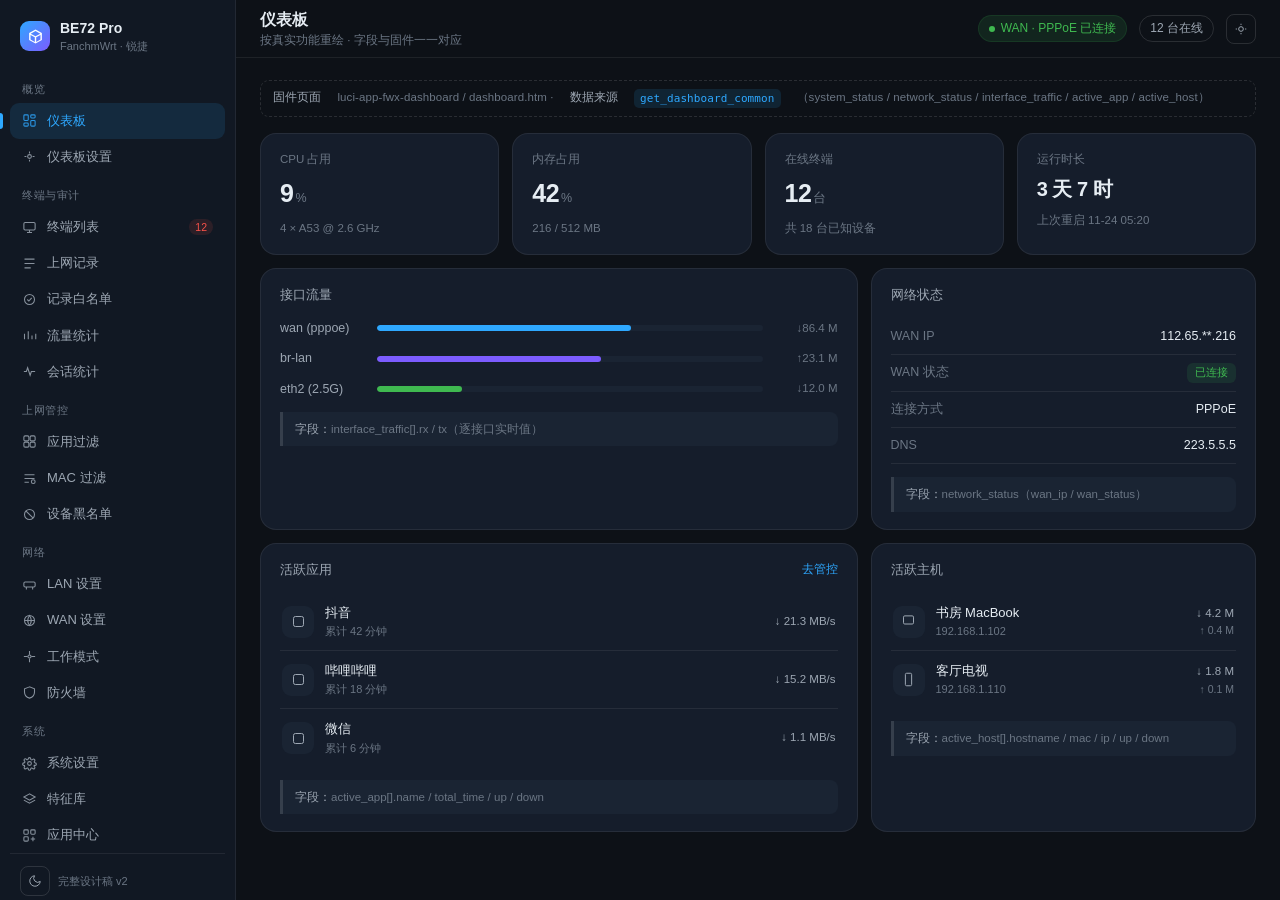
<file: docs/ui-redesign.html>
<!DOCTYPE html>
<html lang="zh-CN" data-theme="dark">
<head>
<meta charset="UTF-8">
<meta name="viewport" content="width=device-width, initial-scale=1.0">
<title>BE72 Pro 管理界面 · 完整设计稿 v2（按真实功能）</title>
<style>
:root{
  --bg:#0d1117; --bg2:#111823; --panel:#151d2b; --panel2:#1a2433;
  --line:rgba(255,255,255,.07); --line2:rgba(255,255,255,.12);
  --text:#e6edf3; --text2:#9da7b3; --text3:#6b7684;
  --accent:#2ea8ff; --accent-soft:rgba(46,168,255,.12);
  --ok:#3fb950; --ok-soft:rgba(63,185,80,.12);
  --warn:#d29922; --warn-soft:rgba(210,153,34,.12);
  --bad:#f85149; --bad-soft:rgba(248,81,73,.12);
  --r-lg:16px; --r-md:12px;
  --ease:cubic-bezier(.32,.72,.24,1);
}
[data-theme="light"]{
  --bg:#f4f6f9; --bg2:#eef1f5; --panel:#fff; --panel2:#f8fafc;
  --line:rgba(15,23,42,.08); --line2:rgba(15,23,42,.14);
  --text:#0f172a; --text2:#5b6675; --text3:#8a94a3;
  --accent:#0a7cff; --accent-soft:rgba(10,124,255,.08);
  --ok:#1a7f37; --ok-soft:rgba(26,127,55,.08);
  --warn:#9a6700; --warn-soft:rgba(154,103,0,.08);
  --bad:#cf222e; --bad-soft:rgba(207,34,46,.08);
}
*{margin:0;padding:0;box-sizing:border-box}
body{font-family:-apple-system,BlinkMacSystemFont,"PingFang SC","HarmonyOS Sans SC","Microsoft YaHei",sans-serif;
  background:var(--bg);color:var(--text);font-size:14px;line-height:1.55;-webkit-font-smoothing:antialiased;overflow:hidden}
.app{display:grid;grid-template-columns:236px 1fr;height:100vh}
.sidebar{background:var(--bg2);border-right:1px solid var(--line);display:flex;flex-direction:column;padding:16px 10px;overflow-y:auto}
.brand{display:flex;align-items:center;gap:10px;padding:2px 10px 14px}
.brand .logo{width:30px;height:30px;border-radius:9px;display:grid;place-items:center;background:linear-gradient(135deg,#2ea8ff,#7c5cff);flex-shrink:0}
.brand .logo svg{width:17px;height:17px;fill:#fff}
.brand .name{font-size:14px;font-weight:600}
.brand .model{font-size:11px;color:var(--text3);margin-top:-2px}
.nav-group{font-size:11px;color:var(--text3);padding:12px 12px 5px;letter-spacing:.5px}
.nav-item{display:flex;align-items:center;gap:10px;padding:8px 12px;border-radius:9px;color:var(--text2);
  cursor:pointer;position:relative;font-size:13px;transition:background .15s,color .15s;user-select:none}
.nav-item svg{width:15px;height:15px;fill:none;stroke:currentColor;stroke-width:1.7;flex-shrink:0;opacity:.85}
.nav-item:hover{background:var(--panel);color:var(--text)}
.nav-item.active{background:var(--accent-soft);color:var(--accent);font-weight:500}
.nav-item.active::before{content:"";position:absolute;left:-10px;top:50%;transform:translateY(-50%);
  width:3px;height:16px;border-radius:0 3px 3px 0;background:var(--accent)}
.nav-item .badge{margin-left:auto;font-size:10.5px;padding:0 6px;border-radius:99px;background:var(--bad-soft);color:var(--bad)}
.sidebar .foot{margin-top:auto;padding:12px 10px 0;border-top:1px solid var(--line);display:flex;gap:8px;align-items:center;flex-shrink:0}
.main{display:flex;flex-direction:column;overflow:hidden}
.topbar{height:58px;display:flex;align-items:center;gap:12px;padding:0 24px;border-bottom:1px solid var(--line);flex-shrink:0}
.topbar h1{font-size:15.5px;font-weight:600}
.topbar .sub{font-size:11.5px;color:var(--text3)}
.pill{display:inline-flex;align-items:center;gap:6px;font-size:12px;padding:3px 10px;border-radius:99px;border:1px solid var(--line2);color:var(--text2)}
.pill .dot{width:6px;height:6px;border-radius:99px;background:var(--ok)}
.pill.ok{color:var(--ok);border-color:var(--ok-soft);background:var(--ok-soft)}
.spacer{flex:1}
.theme-btn{width:30px;height:30px;border-radius:8px;border:1px solid var(--line2);background:transparent;color:var(--text2);cursor:pointer;display:grid;place-items:center}
.theme-btn:hover{color:var(--text)}
.theme-btn svg{width:14px;height:14px;fill:none;stroke:currentColor;stroke-width:1.7}
.ver{font-size:11px;color:var(--text3)}
.content{flex:1;overflow-y:auto;padding:22px 24px 44px}
.view{display:none}
.view.active{display:block;animation:fadeUp .2s var(--ease)}
@keyframes fadeUp{from{opacity:0;transform:translateY(7px)}to{opacity:1;transform:none}}
.corr{display:flex;flex-wrap:wrap;gap:8px 16px;font-size:11.5px;color:var(--text3);
  border:1px dashed var(--line2);border-radius:9px;padding:8px 12px;margin-bottom:16px;letter-spacing:.1px}
.corr b{color:var(--text2);font-weight:500}
.corr code{font-family:ui-monospace,SFMono-Regular,Menlo,monospace;font-size:11px;color:var(--accent);
  background:var(--accent-soft);padding:1px 6px;border-radius:5px}
.grid{display:grid;gap:13px}
.g4{grid-template-columns:repeat(4,1fr)} .g3{grid-template-columns:repeat(3,1fr)} .g2{grid-template-columns:repeat(2,1fr)}
.col-2{display:grid;grid-template-columns:1.55fr 1fr;gap:13px}
.card{background:var(--panel);border:1px solid var(--line);border-radius:var(--r-lg);padding:17px 19px;transition:border-color .15s}
.card:hover{border-color:var(--line2)}
.card h3{font-size:12.5px;font-weight:500;color:var(--text2);margin-bottom:13px;display:flex;align-items:center;gap:8px}
.card h3 .more{margin-left:auto;font-size:11.5px;color:var(--accent);cursor:pointer;font-weight:400}
.kpi{font-size:25px;font-weight:600;letter-spacing:-.5px;font-variant-numeric:tabular-nums}
.kpi small{font-size:12.5px;color:var(--text3);font-weight:400;margin-left:2px}
.kpi-label{font-size:11.5px;color:var(--text3);margin-bottom:5px}
.sub-text{font-size:11.5px;color:var(--text3);margin-top:7px}
.bars{display:flex;flex-direction:column;gap:11px}
.bar-row{display:flex;align-items:center;gap:11px;font-size:12.5px}
.bar-row .nm{width:86px;flex-shrink:0;color:var(--text2);white-space:nowrap;overflow:hidden;text-overflow:ellipsis}
.bar-row .track{flex:1;height:6px;background:var(--panel2);border-radius:99px;overflow:hidden}
.bar-row .fill{height:100%;border-radius:99px;background:var(--accent);transform-origin:left;animation:grow .45s var(--ease) backwards}
@keyframes grow{from{transform:scaleX(0)}to{transform:scaleX(1)}}
.bar-row .val{width:64px;text-align:right;color:var(--text3);font-size:11.5px;font-variant-numeric:tabular-nums}
.dev-row{display:flex;align-items:center;gap:11px;padding:10px 2px;border-bottom:1px solid var(--line)}
.dev-row:last-child{border-bottom:none}
.dev-ico{width:32px;height:32px;border-radius:9px;background:var(--panel2);display:grid;place-items:center;flex-shrink:0}
.dev-ico svg{width:15px;height:15px;fill:none;stroke:var(--text2);stroke-width:1.6}
.dev-main{min-width:0}
.dev-main .nm{font-size:13px;font-weight:500;white-space:nowrap;overflow:hidden;text-overflow:ellipsis}
.dev-main .meta{font-size:11px;color:var(--text3);font-variant-numeric:tabular-nums}
.dev-traffic{text-align:right;font-size:11.5px;color:var(--text2);font-variant-numeric:tabular-nums;margin-left:auto}
.dev-traffic small{display:block;color:var(--text3);font-size:10.5px}
.status-dot{width:7px;height:7px;border-radius:99px;background:var(--ok);flex-shrink:0}
.status-dot.off{background:var(--text3)}
.tbl{width:100%;border-collapse:collapse;font-size:12.5px}
.tbl th{text-align:left;font-weight:500;font-size:11.5px;color:var(--text3);padding:0 9px 9px;border-bottom:1px solid var(--line)}
.tbl td{padding:10px 9px;border-bottom:1px solid var(--line);color:var(--text2)}
.tbl tr:last-child td{border-bottom:none}
.tbl tbody tr:hover{background:var(--panel2)}
.tag{display:inline-block;font-size:11px;padding:1px 8px;border-radius:6px;background:var(--panel2);color:var(--text2);white-space:nowrap}
.tag.blue{background:var(--accent-soft);color:var(--accent)}
.tag.green{background:var(--ok-soft);color:var(--ok)}
.tag.red{background:var(--bad-soft);color:var(--bad)}
.tag.amber{background:var(--warn-soft);color:var(--warn)}
.switch{position:relative;width:36px;height:21px;flex-shrink:0;cursor:pointer}
.switch input{display:none}
.switch .sl{position:absolute;inset:0;border-radius:99px;background:var(--panel2);border:1px solid var(--line2);transition:.18s}
.switch .sl::after{content:"";position:absolute;top:2px;left:2px;width:15px;height:15px;border-radius:99px;background:var(--text3);transition:.18s var(--ease)}
.switch input:checked + .sl{background:var(--accent);border-color:var(--accent)}
.switch input:checked + .sl::after{transform:translateX(15px);background:#fff}
.btn{display:inline-flex;align-items:center;gap:6px;padding:6px 13px;border-radius:8px;font-size:12.5px;
  border:1px solid var(--line2);background:transparent;color:var(--text);cursor:pointer;transition:.15s;font-family:inherit}
.btn:hover{border-color:var(--text3);background:var(--panel2)}
.btn.primary{background:var(--accent);border-color:var(--accent);color:#fff;font-weight:500}
.btn.primary:hover{filter:brightness(1.08)}
.btn.danger{color:var(--bad);border-color:var(--bad-soft)}
.btn svg{width:13px;height:13px;fill:none;stroke:currentColor;stroke-width:1.8}
.tabs{display:inline-flex;gap:3px;background:var(--panel);border:1px solid var(--line);border-radius:10px;padding:3px;margin-bottom:15px}
.tab{padding:5px 13px;border-radius:7px;font-size:12px;color:var(--text2);cursor:pointer;transition:.15s;user-select:none}
.tab:hover{color:var(--text)}
.tab.active{background:var(--panel2);color:var(--text);font-weight:500}
.form-grid{display:grid;grid-template-columns:150px 1fr;gap:13px 16px;align-items:center;font-size:13px}
.form-grid label{color:var(--text2);font-size:12.5px;text-align:right}
.inp{width:100%;padding:7px 11px;border-radius:8px;border:1px solid var(--line2);background:var(--bg2);
  color:var(--text);font-size:13px;font-family:inherit;transition:.15s}
.inp:focus{outline:none;border-color:var(--accent);box-shadow:0 0 0 3px var(--accent-soft)}
.hint{font-size:11.5px;color:var(--text3);background:var(--panel2);border-left:3px solid var(--line2);
  border-radius:0 8px 8px 0;padding:8px 12px;margin-top:13px;line-height:1.6}
.hint b{color:var(--text2);font-weight:500}
.drawer-mask{position:fixed;inset:0;background:rgba(0,0,0,.5);opacity:0;pointer-events:none;transition:.2s;z-index:40}
.drawer-mask.open{opacity:1;pointer-events:auto}
.drawer{position:fixed;top:0;right:0;bottom:0;width:430px;max-width:92vw;background:var(--panel);
  border-left:1px solid var(--line2);transform:translateX(100%);transition:transform .24s var(--ease);z-index:41;display:flex;flex-direction:column}
.drawer.open{transform:none}
.drawer-hd{padding:18px 20px;border-bottom:1px solid var(--line);display:flex;align-items:center;gap:11px}
.drawer-bd{padding:18px 20px;overflow-y:auto;flex:1;display:flex;flex-direction:column;gap:16px}
.kv{display:flex;justify-content:space-between;font-size:12.5px;padding:8px 0;border-bottom:1px solid var(--line)}
.kv:last-child{border:none}
.kv span:first-child{color:var(--text3)}
.close-x{margin-left:auto;width:28px;height:28px;border-radius:7px;border:1px solid var(--line);background:transparent;color:var(--text2);cursor:pointer;display:grid;place-items:center}
@media(max-width:1150px){
  .app{grid-template-columns:62px 1fr}
  .brand .name,.brand .model,.nav-group,.nav-item span,.ver{display:none}
  .nav-item{justify-content:center;padding:10px}.nav-item.active::before{display:none}
  .g4{grid-template-columns:repeat(2,1fr)}.col-2{grid-template-columns:1fr}.g3{grid-template-columns:1fr}
}
</style>
</head>
<body>
<div class="app">
<aside class="sidebar">
  <div class="brand">
    <div class="logo"><svg viewBox="0 0 24 24"><path d="M12 2 3 7v10l9 5 9-5V7l-9-5zm0 2.3L18.8 8 12 11.7 5.2 8 12 4.3zM5 9.8l6 3.4v6.5l-6-3.4V9.8zm8 9.9v-6.5l6-3.4v6.5l-6 3.4z"/></svg></div>
    <div><div class="name">BE72 Pro</div><div class="model">FanchmWrt · 锐捷</div></div>
  </div>
  <div class="nav-group">概览</div>
  <div class="nav-item active" data-view="dash"><svg viewBox="0 0 24 24"><rect x="3" y="3" width="7" height="9" rx="1.5"/><rect x="14" y="3" width="7" height="5" rx="1.5"/><rect x="14" y="12" width="7" height="9" rx="1.5"/><rect x="3" y="16" width="7" height="5" rx="1.5"/></svg><span>仪表板</span></div>
  <div class="nav-item" data-view="dashset"><svg viewBox="0 0 24 24"><circle cx="12" cy="12" r="3"/><path d="M4 12h3M17 12h3M12 4v3M12 17v3"/></svg><span>仪表板设置</span></div>
  <div class="nav-group">终端与审计</div>
  <div class="nav-item" data-view="users"><svg viewBox="0 0 24 24"><rect x="3" y="4" width="18" height="12" rx="2"/><path d="M8 20h8M12 16v4"/></svg><span>终端列表</span><span class="badge">12</span></div>
  <div class="nav-item" data-view="records"><svg viewBox="0 0 24 24"><path d="M4 5h16M4 12h16M4 19h10"/></svg><span>上网记录</span></div>
  <div class="nav-item" data-view="rwhitelist"><svg viewBox="0 0 24 24"><circle cx="12" cy="12" r="8"/><path d="m8.5 12 2.5 2.5 4.5-5"/></svg><span>记录白名单</span></div>
  <div class="nav-item" data-view="traffic"><svg viewBox="0 0 24 24"><path d="M4 18V9M10 18V5M16 18v-6M22 18v-9"/></svg><span>流量统计</span></div>
  <div class="nav-item" data-view="session"><svg viewBox="0 0 24 24"><path d="M3 12h4l2-6 4 12 2-6h6"/></svg><span>会话统计</span></div>
  <div class="nav-group">上网管控</div>
  <div class="nav-item" data-view="appfilter"><svg viewBox="0 0 24 24"><rect x="3" y="3" width="8" height="8" rx="2"/><rect x="13" y="3" width="8" height="8" rx="2"/><rect x="3" y="13" width="8" height="8" rx="2"/><rect x="13" y="13" width="8" height="8" rx="2"/></svg><span>应用过滤</span></div>
  <div class="nav-item" data-view="macfilter"><svg viewBox="0 0 24 24"><path d="M4 6h16M4 12h16M4 18h7"/><circle cx="18" cy="17" r="3"/></svg><span>MAC 过滤</span></div>
  <div class="nav-item" data-view="blacklist"><svg viewBox="0 0 24 24"><circle cx="12" cy="12" r="8"/><path d="m6.5 6.5 11 11"/></svg><span>设备黑名单</span></div>
  <div class="nav-group">网络</div>
  <div class="nav-item" data-view="lan"><svg viewBox="0 0 24 24"><rect x="3" y="8" width="18" height="8" rx="2"/><path d="M7 16v4M17 16v4"/></svg><span>LAN 设置</span></div>
  <div class="nav-item" data-view="wan"><svg viewBox="0 0 24 24"><circle cx="12" cy="12" r="8"/><path d="M4 12h16M12 4a14 14 0 0 1 0 16 14 14 0 0 1 0-16z"/></svg><span>WAN 设置</span></div>
  <div class="nav-item" data-view="workmode"><svg viewBox="0 0 24 24"><path d="M12 3v6M12 15v6M3 12h6M15 12h6"/><circle cx="12" cy="12" r="2.5"/></svg><span>工作模式</span></div>
  <div class="nav-item" data-view="firewall"><svg viewBox="0 0 24 24"><path d="M12 3 4 6v5c0 5 3.4 8.6 8 10 4.6-1.4 8-5 8-10V6l-8-3z"/></svg><span>防火墙</span></div>
  <div class="nav-group">系统</div>
  <div class="nav-item" data-view="system"><svg viewBox="0 0 24 24"><circle cx="12" cy="12" r="3"/><path d="M19.4 15a1.7 1.7 0 0 0 .3 1.9l.1.1a2 2 0 1 1-2.8 2.8l-.1-.1a1.7 1.7 0 0 0-2.9 1.2 2 2 0 1 1-4 0 1.7 1.7 0 0 0-2.9-1.2l-.1.1a2 2 0 1 1-2.8-2.8l.1-.1A1.7 1.7 0 0 0 3 15a2 2 0 1 1 0-4 1.7 1.7 0 0 0 1.2-2.9l-.1-.1a2 2 0 1 1 2.8-2.8l.1.1A1.7 1.7 0 0 0 10 4.6a2 2 0 1 1 4 0 1.7 1.7 0 0 0 2.9 1.2l.1-.1a2 2 0 1 1 2.8 2.8l-.1.1A1.7 1.7 0 0 0 21 11a2 2 0 1 1 0 4z"/></svg><span>系统设置</span></div>
  <div class="nav-item" data-view="feature"><svg viewBox="0 0 24 24"><path d="M12 3 3 8l9 5 9-5-9-5z"/><path d="m3 13 9 5 9-5"/></svg><span>特征库</span></div>
  <div class="nav-item" data-view="appcenter"><svg viewBox="0 0 24 24"><rect x="3" y="3" width="7" height="7" rx="1.5"/><rect x="14" y="3" width="7" height="7" rx="1.5"/><rect x="3" y="14" width="7" height="7" rx="1.5"/><path d="M17.5 14v7M14 17.5h7"/></svg><span>应用中心</span></div>
  <div class="foot">
    <button class="theme-btn" onclick="toggleTheme()" title="明暗切换"><svg id="ico-theme" viewBox="0 0 24 24"><path d="M21 12.8A9 9 0 1 1 11.2 3 7 7 0 0 0 21 12.8z"/></svg></button>
    <span class="ver">完整设计稿 v2</span>
  </div>
</aside>

<div class="main">
  <header class="topbar">
    <div><h1 id="pg-title">仪表板</h1><div class="sub" id="pg-sub">按真实功能重绘 · 字段与固件一一对应</div></div>
    <div class="spacer"></div>
    <span class="pill ok"><span class="dot"></span>WAN · PPPoE 已连接</span>
    <span class="pill">12 台在线</span>
    <button class="theme-btn" onclick="toggleTheme()"><svg viewBox="0 0 24 24"><circle cx="12" cy="12" r="4"/><path d="M12 3v2M12 19v2M3 12h2M19 12h2"/></svg></button>
  </header>

  <div class="content">

  <section class="view active" id="v-dash">
    <div class="corr"><b>固件页面</b> luci-app-fwx-dashboard / dashboard.htm · <b>数据来源</b> <code>get_dashboard_common</code>（system_status / network_status / interface_traffic / active_app / active_host）</div>
    <div class="grid g4" style="margin-bottom:13px">
      <div class="card"><div class="kpi-label">CPU 占用</div><div class="kpi">9<small>%</small></div><div class="sub-text">4 × A53 @ 2.6 GHz</div></div>
      <div class="card"><div class="kpi-label">内存占用</div><div class="kpi">42<small>%</small></div><div class="sub-text">216 / 512 MB</div></div>
      <div class="card"><div class="kpi-label">在线终端</div><div class="kpi">12<small>台</small></div><div class="sub-text">共 18 台已知设备</div></div>
      <div class="card"><div class="kpi-label">运行时长</div><div class="kpi" style="font-size:20px">3 天 7 时</div><div class="sub-text">上次重启 11-24 05:20</div></div>
    </div>
    <div class="col-2" style="margin-bottom:13px">
      <div class="card">
        <h3>接口流量</h3>
        <div class="bars">
          <div class="bar-row"><span class="nm">wan (pppoe)</span><div class="track"><div class="fill" style="width:66%"></div></div><span class="val">↓86.4 M</span></div>
          <div class="bar-row"><span class="nm">br-lan</span><div class="track"><div class="fill" style="width:58%;background:#7c5cff"></div></div><span class="val">↑23.1 M</span></div>
          <div class="bar-row"><span class="nm">eth2 (2.5G)</span><div class="track"><div class="fill" style="width:22%;background:#3fb950"></div></div><span class="val">↓12.0 M</span></div>
        </div>
        <div class="hint"><b>字段：</b>interface_traffic[].rx / tx（逐接口实时值）</div>
      </div>
      <div class="card">
        <h3>网络状态</h3>
        <div class="kv"><span>WAN IP</span><span>112.65.**.216</span></div>
        <div class="kv"><span>WAN 状态</span><span class="tag green">已连接</span></div>
        <div class="kv"><span>连接方式</span><span>PPPoE</span></div>
        <div class="kv"><span>DNS</span><span>223.5.5.5</span></div>
        <div class="hint"><b>字段：</b>network_status（wan_ip / wan_status）</div>
      </div>
    </div>
    <div class="col-2">
      <div class="card">
        <h3>活跃应用 <span class="more" onclick="go('appfilter')">去管控</span></h3>
        <div class="dev-list">
          <div class="dev-row"><div class="dev-ico"><svg viewBox="0 0 24 24"><rect x="4" y="4" width="16" height="16" rx="3"/></svg></div><div class="dev-main"><div class="nm">抖音</div><div class="meta">累计 42 分钟</div></div><div class="dev-traffic">↓ 21.3 MB/s</div></div>
          <div class="dev-row"><div class="dev-ico"><svg viewBox="0 0 24 24"><rect x="4" y="4" width="16" height="16" rx="3"/></svg></div><div class="dev-main"><div class="nm">哔哩哔哩</div><div class="meta">累计 18 分钟</div></div><div class="dev-traffic">↓ 15.2 MB/s</div></div>
          <div class="dev-row"><div class="dev-ico"><svg viewBox="0 0 24 24"><rect x="4" y="4" width="16" height="16" rx="3"/></svg></div><div class="dev-main"><div class="nm">微信</div><div class="meta">累计 6 分钟</div></div><div class="dev-traffic">↓ 1.1 MB/s</div></div>
        </div>
        <div class="hint"><b>字段：</b>active_app[].name / total_time / up / down</div>
      </div>
      <div class="card">
        <h3>活跃主机</h3>
        <div class="dev-list">
          <div class="dev-row"><div class="dev-ico"><svg viewBox="0 0 24 24"><rect x="4" y="3" width="16" height="13" rx="2"/></svg></div><div class="dev-main"><div class="nm">书房 MacBook</div><div class="meta">192.168.1.102</div></div><div class="dev-traffic">↓ 4.2 M<small>↑ 0.4 M</small></div></div>
          <div class="dev-row"><div class="dev-ico"><svg viewBox="0 0 24 24"><rect x="7" y="2" width="10" height="20" rx="2"/></svg></div><div class="dev-main"><div class="nm">客厅电视</div><div class="meta">192.168.1.110</div></div><div class="dev-traffic">↓ 1.8 M<small>↑ 0.1 M</small></div></div>
        </div>
        <div class="hint"><b>字段：</b>active_host[].hostname / mac / ip / up / down</div>
      </div>
    </div>
  </section>

  <section class="view" id="v-dashset">
    <div class="corr"><b>固件页面</b> luci-app-fwx-dashboard-setting / setting.htm · <b>数据来源</b> <code>get_dashboard_param</code> / <code>set_dashboard_param</code> / <code>get_system_base_info</code></div>
    <div class="col-2">
      <div class="card">
        <h3>监控接口</h3>
        <div class="form-grid">
          <label>流量统计接口</label>
          <select class="inp"><option>wan (pppoe-wan)</option><option>eth2 (2.5G)</option><option>br-lan</option></select>
        </div>
        <div class="hint">固件原文：Configure dashboard monitoring interface / Traffic Statistics Interface。仅影响仪表板的接口流量卡片。</div>
      </div>
      <div class="card">
        <h3>依赖能力</h3>
        <div class="kv"><span>user_session 采集</span><span class="tag">未启用</span></div>
        <div class="kv"><span>无线信息</span><span class="tag green">可用</span></div>
        <div class="hint">对应 <code>get_system_base_info</code> 的 user_session_enable / wireless_support 字段。</div>
      </div>
    </div>
  </section>

  <section class="view" id="v-users">
    <div class="corr"><b>固件页面</b> luci-app-fwx-user / user_status.htm · <b>数据来源</b> <code>get_all_users</code>、<code>get_parental_control_detail</code>、<code>add/del_mac_blacklist</code>、<code>set_nickname</code></div>
    <div style="display:flex;gap:10px;align-items:center;margin-bottom:14px">
      <div class="tabs" style="margin:0"><div class="tab active">全部 18</div><div class="tab">在线 12</div><div class="tab">离线 6</div></div>
      <div class="spacer"></div>
      <input class="inp" placeholder="搜索昵称 / MAC / IP" style="width:220px">
    </div>
    <div class="card" style="padding:6px 18px 8px">
      <table class="tbl">
        <thead><tr><th>设备</th><th>IP 地址</th><th>在线</th><th>上行</th><th>下行</th><th>管控状态</th><th>操作</th></tr></thead>
        <tbody>
          <tr>
            <td><div style="display:flex;align-items:center;gap:9px"><span class="status-dot"></span><div><div style="color:var(--text);font-weight:500">书房 MacBook</div><div style="font-size:11px;color:var(--text3)">A4:2B:8C:11:22:33</div></div></div></td>
            <td>192.168.1.102</td><td><span class="tag green">在线</span></td><td>4.2 MB/s</td><td>12.1 MB/s</td>
            <td><span class="tag">不限</span></td>
            <td><button class="btn" style="padding:3px 9px" onclick="openDrawer()">详情</button> <button class="btn danger" style="padding:3px 9px">拉黑</button></td>
          </tr>
          <tr>
            <td><div style="display:flex;align-items:center;gap:9px"><span class="status-dot"></span><div><div style="color:var(--text);font-weight:500">孩子 iPad</div><div style="font-size:11px;color:var(--text3)">D4:61:9D:55:66:77</div></div></div></td>
            <td>192.168.1.121</td><td><span class="tag green">在线</span></td><td>0.2 MB/s</td><td>0.9 MB/s</td>
            <td><span class="tag amber">应用受限</span></td>
            <td><button class="btn" style="padding:3px 9px" onclick="openDrawer()">详情</button> <button class="btn danger" style="padding:3px 9px">拉黑</button></td>
          </tr>
          <tr>
            <td><div style="display:flex;align-items:center;gap:9px"><span class="status-dot off"></span><div><div style="color:var(--text);font-weight:500">扫地机器人</div><div style="font-size:11px;color:var(--text3)">88:12:4E:AA:BB:CC</div></div></div></td>
            <td>192.168.1.132</td><td><span class="tag">离线</span></td><td>—</td><td>—</td>
            <td><span class="tag">不限</span></td>
            <td><button class="btn" style="padding:3px 9px">详情</button></td>
          </tr>
        </tbody>
      </table>
    </div>
    <div class="hint"><b>真实交互：</b>「详情」打开家长控制弹窗（<code>get_parental_control_detail</code> 的 pc_status / appfilter_rules / macfilter_rules）；「拉黑」写 <code>add_mac_blacklist</code>（断网）；昵称可编辑（<code>set_nickname</code>）。</div>
  </section>

  <section class="view" id="v-records">
    <div class="corr"><b>固件页面</b> luci-app-fwx-record / base_setting.htm · <b>数据来源</b> <code>get_user_records</code>、<code>get_online_offline_records</code>、<code>delete_record_files</code>、<code>get_record_base</code>/<code>set_record_base</code></div>
    <div class="tabs"><div class="tab active">上网记录</div><div class="tab">上下线记录</div><div class="tab">基础设置</div></div>
    <div class="card" style="padding:6px 18px 8px;margin-bottom:13px">
      <table class="tbl">
        <thead><tr><th>时间</th><th>设备</th><th>应用</th><th>上行</th><th>下行</th><th>时长</th></tr></thead>
        <tbody>
          <tr><td>11-27 12:41</td><td>书房 MacBook</td><td><span class="tag blue">哔哩哔哩</span></td><td>4 MB</td><td>182 MB</td><td>12 分 30 秒</td></tr>
          <tr><td>11-27 12:38</td><td>孩子 iPad</td><td><span class="tag red">王者荣耀（已拦截）</span></td><td>0</td><td>0</td><td>—</td></tr>
          <tr><td>11-27 12:30</td><td>客厅电视</td><td><span class="tag">哔哩哔哩</span></td><td>2 MB</td><td>96 MB</td><td>8 分 12 秒</td></tr>
        </tbody>
      </table>
    </div>
    <div class="col-2">
      <div class="card">
        <h3>记录设置</h3>
        <div class="form-grid">
          <label>记录开关</label><label class="switch"><input type="checkbox" checked><span class="sl"></span></label>
          <label>应用最短有效时长</label><input class="inp" value="300" style="width:120px">
          <label>基础数据路径</label><input class="inp" value="/tmp/fwx/client_data">
          <label>历史数据路径</label><input class="inp" value="/tmp/fwx/client_data">
        </div>
        <div class="hint">字段：enable / app_valid_time（秒）/ base_data_path / history_data_path。</div>
      </div>
      <div class="card">
        <h3>数据维护</h3>
        <div class="kv"><span>历史数据大小</span><span>186 MB</span></div>
        <div class="kv"><span>保留范围</span><span>最近 30 天</span></div>
        <div style="margin-top:13px"><button class="btn danger"><svg viewBox="0 0 24 24"><path d="M3 6h18M8 6V4h8v2M6 6l1 15h10l1-15"/></svg>清理历史数据</button></div>
        <div class="hint">对应 <code>delete_record_files</code>（按日期范围 / 全部）。</div>
      </div>
    </div>
  </section>

  <section class="view" id="v-rwhitelist">
    <div class="corr"><b>固件页面</b> luci-app-fwx-record-whitelist / index.htm · <b>数据来源</b> <code>get_record_whitelist</code> / <code>add_record_whitelist</code> / <code>del_record_whitelist</code>（本次 build 自研）</div>
    <div class="card" style="padding:6px 18px 8px;margin-bottom:13px">
      <table class="tbl">
        <thead><tr><th>MAC 地址</th><th>主机名</th><th>备注</th><th>操作</th></tr></thead>
        <tbody>
          <tr><td>A4:2B:8C:11:22:33</td><td>MacBook-Pro</td><td>不审计设备</td><td><button class="btn danger" style="padding:3px 9px">移出白名单</button></td></tr>
          <tr><td>00:1A:2B:3C:4D:5E</td><td>工作手机</td><td>—</td><td><button class="btn danger" style="padding:3px 9px">移出白名单</button></td></tr>
        </tbody>
      </table>
    </div>
    <div style="display:flex;gap:8px"><input class="inp" placeholder="输入 MAC 地址，如 AA:BB:CC:DD:EE:FF" style="width:280px"><button class="btn primary">加入白名单</button></div>
    <div class="hint"><b>已实现语义：</b>白名单设备不产生上网记录（写入侧过滤）、不出现在审计列表；详情页实时访问仍可见。uci：<code>fwx_record.@whitelist[0].whitelist</code>。</div>
  </section>

  <section class="view" id="v-traffic">
    <div class="corr"><b>固件页面</b> luci-app-fwx-traffic-stat / traffic_stat.htm · <b>数据来源</b> <code>get_today_traffic</code>（逐小时）、<code>get_history_traffic_stats</code>（30 天，本次 build 自研）</div>
    <div class="grid g2" style="margin-bottom:13px">
      <div class="card">
        <h3>今日流量（逐小时）</h3>
        <div class="bars">
          <div class="bar-row"><span class="nm">08:00</span><div class="track"><div class="fill" style="width:12%"></div></div><span class="val">1.2 G</span></div>
          <div class="bar-row"><span class="nm">10:00</span><div class="track"><div class="fill" style="width:34%"></div></div><span class="val">3.1 G</span></div>
          <div class="bar-row"><span class="nm">12:00</span><div class="track"><div class="fill" style="width:78%"></div></div><span class="val">6.8 G</span></div>
          <div class="bar-row"><span class="nm">14:00</span><div class="track"><div class="fill" style="width:56%"></div></div><span class="val">4.9 G</span></div>
        </div>
        <div class="hint">上行/下行双序列；数据源：内核逐小时累计。</div>
      </div>
      <div class="card">
        <h3>历史流量（近 30 天）</h3>
        <div class="bars">
          <div class="bar-row"><span class="nm">11-25</span><div class="track"><div class="fill" style="width:64%"></div></div><span class="val">52.1 G</span></div>
          <div class="bar-row"><span class="nm">11-26</span><div class="track"><div class="fill" style="width:82%"></div></div><span class="val">66.4 G</span></div>
          <div class="bar-row"><span class="nm">11-27</span><div class="track"><div class="fill" style="width:41%"></div></div><span class="val">33.2 G</span></div>
        </div>
        <div class="hint">直读 <code>client_data/global/stats/traffic_&lt;date&gt;.json</code>；今天用实时值。</div>
      </div>
    </div>
  </section>

  <section class="view" id="v-session">
    <div class="corr"><b>固件页面</b> luci-app-fwx-session-stat / session_stat.htm · <b>数据来源</b> 会话数统计（现时 / 均值 / 峰值：5 分钟 / 1 小时 / 24 小时）</div>
    <div class="grid g3" style="margin-bottom:13px">
      <div class="card"><div class="kpi-label">当前会话数</div><div class="kpi">1,284</div><div class="sub-text">近 5 分钟采样</div></div>
      <div class="card"><div class="kpi-label">近 1 小时均值</div><div class="kpi">980</div><div class="sub-text">峰值 1,502</div></div>
      <div class="card"><div class="kpi-label">24 小时峰值</div><div class="kpi">2,341</div><div class="sub-text">出现在 21:40</div></div>
    </div>
    <div class="card">
      <h3>会话曲线（24 小时）</h3>
      <svg viewBox="0 0 640 130" style="width:100%;height:140px">
        <polyline fill="none" stroke="var(--accent)" stroke-width="2" points="0,108 40,102 80,84 120,90 160,68 200,74 240,56 280,62 320,42 360,50 400,34 440,38 480,24 520,30 560,18 600,24 640,16"/>
        <line x1="0" y1="118" x2="640" y2="118" stroke="var(--line2)" stroke-width="1"/>
      </svg>
      <div style="display:flex;justify-content:space-between;font-size:11px;color:var(--text3)"><span>00:00</span><span>06:00</span><span>12:00</span><span>18:00</span><span>24:00</span></div>
      <div class="hint">数据源：conntrack 会话计数采样，无 DPI 参与。</div>
    </div>
  </section>

  <section class="view" id="v-appfilter">
    <div class="corr"><b>固件页面</b> luci-app-fwx-appfilter / rules.htm · <b>数据来源</b> <code>get_filter_rules</code> / <code>add/update/delete_filter_rule</code>、<code>class_list</code>、appfilter_whitelist、<code>get/set_app_filter_adv</code></div>
    <div class="tabs"><div class="tab active">过滤规则</div><div class="tab">白名单</div><div class="tab">高级</div></div>
    <div class="card" style="padding:6px 18px 8px;margin-bottom:13px">
      <table class="tbl">
        <thead><tr><th>规则名</th><th>模式</th><th>时间规则</th><th>应用</th><th>状态</th><th>操作</th></tr></thead>
        <tbody>
          <tr>
            <td style="color:var(--text);font-weight:500">孩子设备管控</td>
            <td><span class="tag blue">单用户</span></td><td>一~五 18:00-21:00</td>
            <td><span class="tag">游戏 × 12</span> <span class="tag">视频 × 18</span></td>
            <td><span class="tag green">启用</span></td>
            <td><button class="btn" style="padding:3px 9px">编辑</button> <button class="btn danger" style="padding:3px 9px">删除</button></td>
          </tr>
          <tr>
            <td style="color:var(--text);font-weight:500">全局禁游</td>
            <td><span class="tag">所有用户</span></td><td>每日 00:00-24:00</td>
            <td><span class="tag">游戏 × 12</span></td>
            <td><span class="tag">停用</span></td>
            <td><button class="btn" style="padding:3px 9px">编辑</button> <button class="btn danger" style="padding:3px 9px">删除</button></td>
          </tr>
        </tbody>
      </table>
    </div>
    <button class="btn primary"><svg viewBox="0 0 24 24"><path d="M12 5v14M5 12h14"/></svg>新增规则</button>
    <div class="hint"><b>字段：</b>id / name / mode（1=所有用户，2=单用户）/ enabled / time_rules / apps（来自特征库 305 条，按 #class 分类选择）。</div>
  </section>

  <section class="view" id="v-macfilter">
    <div class="corr"><b>固件页面</b> luci-app-fwx-macfilter / rules.htm + user.htm · <b>数据来源</b> <code>get_mac_filter_rules</code> / <code>add/update/delete_mac_filter_rule</code>、<code>get/set_mac_filter_adv</code>、macfilter_whitelist</div>
    <div class="tabs"><div class="tab active">过滤规则</div><div class="tab">按用户</div><div class="tab">白名单</div><div class="tab">高级</div></div>
    <div class="card" style="padding:6px 18px 8px;margin-bottom:13px">
      <table class="tbl">
        <thead><tr><th>规则名</th><th>用户</th><th>条件</th><th>状态</th><th>操作</th></tr></thead>
        <tbody>
          <tr>
            <td style="color:var(--text);font-weight:500">夜间断网</td><td>孩子 iPad</td>
            <td><span class="tag">时间</span> 每日 21:00-07:00</td>
            <td><span class="tag green">启用</span></td>
            <td><button class="btn" style="padding:3px 9px">编辑</button> <button class="btn danger" style="padding:3px 9px">删除</button></td>
          </tr>
          <tr>
            <td style="color:var(--text);font-weight:500">每日时长限制</td><td>孩子 iPad</td>
            <td><span class="tag amber">每日时长</span> 90 分钟</td>
            <td><span class="tag green">启用</span></td>
            <td><button class="btn" style="padding:3px 9px">编辑</button> <button class="btn danger" style="padding:3px 9px">删除</button></td>
          </tr>
          <tr>
            <td style="color:var(--text);font-weight:500">流量限额</td><td>孩子 iPad</td>
            <td><span class="tag red">每日流量</span> 2 GB</td>
            <td><span class="tag">停用</span></td>
            <td><button class="btn" style="padding:3px 9px">编辑</button> <button class="btn danger" style="padding:3px 9px">删除</button></td>
          </tr>
        </tbody>
      </table>
    </div>
    <div style="display:flex;gap:8px;flex-wrap:wrap">
      <button class="btn primary"><svg viewBox="0 0 24 24"><path d="M12 5v14M5 12h14"/></svg>新增时间规则</button>
      <button class="btn">新增时长规则</button>
      <button class="btn">新增流量规则</button>
    </div>
    <div class="hint"><b>上一版漏掉的关键功能：</b>MAC 过滤支持三种条件 —— <b>时间</b> / <b>每日时长</b> / <b>每日流量</b>，对应固件三个新增按钮。终端详情的「行为规则」页应展示这三种条件的命中状态。</div>
  </section>

  <section class="view" id="v-blacklist">
    <div class="corr"><b>固件页面</b> luci-app-fwx-mac-blacklist / list.htm · <b>数据来源</b> <code>get_mac_blacklist</code> / <code>add_mac_blacklist</code> / <code>del_mac_blacklist</code>（本次 build 自研，rule_manager 规则 102 下发）</div>
    <div class="card" style="padding:6px 18px 8px;margin-bottom:13px">
      <table class="tbl">
        <thead><tr><th>MAC 地址</th><th>主机名</th><th>备注</th><th>操作</th></tr></thead>
        <tbody>
          <tr><td>88:12:4E:AA:BB:CC</td><td>未知设备</td><td>陌生设备</td><td><button class="btn danger" style="padding:3px 9px">移出黑名单</button></td></tr>
        </tbody>
      </table>
    </div>
    <div class="hint"><b>生效链路：</b>uci → rule_manager 每周期同步为内核规则 102（单用户模式）→ 命中断网；移出后下周期恢复。</div>
  </section>

  <section class="view" id="v-lan">
    <div class="corr"><b>固件页面</b> luci-app-fwx-network / lan.htm · <b>数据来源</b> <code>get_lan_info</code> / <code>set_lan_info</code></div>
    <div class="col-2">
      <div class="card">
        <h3>LAN 参数</h3>
        <div class="form-grid">
          <label>IP 地址</label><input class="inp" value="192.168.1.1">
          <label>子网掩码</label><input class="inp" value="255.255.255.0">
          <label>DHCP 服务</label><label class="switch"><input type="checkbox" checked><span class="sl"></span></label>
          <label>起始地址</label><input class="inp" value="192.168.1.100">
          <label>结束地址</label><input class="inp" value="192.168.1.200">
          <label>租期</label><select class="inp"><option>12 小时</option><option>1 天</option><option>3 天</option></select>
        </div>
        <div style="margin-top:16px"><button class="btn primary">保存</button></div>
      </div>
      <div class="card">
        <h3>说明</h3>
        <div class="hint">修改 LAN IP 后页面跳转到新地址；租期选项对应固件的 10 分钟 / 30 分钟 / 1 小时 … 3 天。</div>
      </div>
    </div>
  </section>

  <section class="view" id="v-wan">
    <div class="corr"><b>固件页面</b> luci-app-fwx-network / wan.htm · <b>数据来源</b> <code>get_wan_info</code> / <code>set_wan_info</code>（DHCP / PPPoE / 静态 IP）</div>
    <div class="col-2">
      <div class="card">
        <h3>连接方式</h3>
        <div class="tabs" style="margin:0 0 14px"><div class="tab">DHCP</div><div class="tab active">PPPoE</div><div class="tab">静态 IP</div></div>
        <div class="form-grid">
          <label>PPPoE 账号</label><input class="inp" value="0512********">
          <label>PPPoE 密码</label><input class="inp" type="password" value="********">
          <label>DNS1</label><input class="inp" value="223.5.5.5">
          <label>DNS2</label><input class="inp" value="119.29.29.29">
          <label>MAC 克隆</label><input class="inp" placeholder="留空使用设备 MAC">
        </div>
        <div style="margin-top:16px;display:flex;gap:8px"><button class="btn primary">保存并重连</button><button class="btn">断开</button></div>
      </div>
      <div class="card">
        <h3>当前状态</h3>
        <div class="kv"><span>连接状态</span><span class="tag green">已连接</span></div>
        <div class="kv"><span>公网 IP</span><span>112.65.**.216</span></div>
        <div class="kv"><span>网关</span><span>112.65.**.1</span></div>
        <div class="kv"><span>拨号时长</span><span>3 天 7 小时</span></div>
        <div class="hint">字段：wan_proto / username / password / dns1 / dns2 / mac。</div>
      </div>
    </div>
  </section>

  <section class="view" id="v-workmode">
    <div class="corr"><b>固件页面</b> luci-app-fwx-network / work_mode.htm · <b>数据来源</b> <code>get_work_mode</code> / <code>set_work_mode</code></div>
    <div class="card">
      <h3>工作模式</h3>
      <div class="grid g2" style="gap:11px">
        <div style="border:2px solid var(--accent);border-radius:12px;padding:15px;cursor:pointer">
          <div style="font-size:13.5px;font-weight:500;margin-bottom:4px">主路由模式</div>
          <div style="font-size:12px;color:var(--text3)">拨号 / 获取公网 IP，DPI 在网关处识别与管控</div>
          <div style="margin-top:9px"><span class="tag green">当前模式</span></div>
        </div>
        <div style="border:1px solid var(--line2);border-radius:12px;padding:15px;cursor:pointer;opacity:.75">
          <div style="font-size:13.5px;font-weight:500;margin-bottom:4px">旁路由模式</div>
          <div style="font-size:12px;color:var(--text3)">由上级网关拨号，本机旁路识别（DPI bypass）</div>
        </div>
      </div>
      <div class="hint">本树 DPI 钩子在 PRE_ROUTING / FORWARD，两种模式均可用。</div>
    </div>
  </section>

  <section class="view" id="v-firewall">
    <div class="corr"><b>固件页面</b> luci-app-fwx-firewall / basic.htm · <b>数据来源</b> <code>get_firewall</code> / <code>set_firewall</code>（读写 <code>firewall.@defaults[0]</code>，fw4 标准 uci）</div>
    <div class="col-2">
      <div class="card">
        <h3>基础设置</h3>
        <div class="kv"><span>入站 (Input)</span><span>拒绝</span></div>
        <div class="kv"><span>出站 (Output)</span><span>允许</span></div>
        <div class="kv"><span>转发 (Forward)</span><span>拒绝</span></div>
        <div class="kv"><span>SYN Flood 防护</span><span class="tag green">启用</span></div>
        <div class="kv"><span>IPv6 入站</span><span>拒绝</span></div>
        <div class="hint">uci 键：defaults.input / output / forward / syn_flood / input_ipv6。</div>
      </div>
      <div class="card">
        <h3>FullCone NAT</h3>
        <div style="display:flex;align-items:center;gap:12px;margin-bottom:10px">
          <div style="flex:1;font-size:12.5px;color:var(--text2)">全锥型 NAT：放宽回包来源限制，改善主机联机 NAT 类型（A/Open）</div>
          <label class="switch"><input type="checkbox" checked><span class="sl"></span></label>
        </div>
        <div class="kv"><span>内核模块</span><span class="tag green">nft_fullcone.ko</span></div>
        <div class="kv"><span>规则</span><span class="tag green">fullcone 表达式已生效</span></div>
        <div class="hint">fw4 树内补丁自带运行时自检：模块缺失自动降级 masq 并打 warn。</div>
      </div>
    </div>
  </section>

  <section class="view" id="v-system">
    <div class="corr"><b>固件页面</b> luci-app-fwx-system / system.htm · <b>数据来源</b> <code>get_system_info</code> / <code>set_system_info</code>、<code>get_system_base_info</code></div>
    <div class="col-2">
      <div class="card">
        <h3>系统配置</h3>
        <div class="form-grid">
          <label>LAN 接口</label><input class="inp" value="br-lan">
          <label>TCP 过滤时发 RST</label><label class="switch"><input type="checkbox" checked><span class="sl"></span></label>
          <label>界面主题</label><select class="inp"><option>跟随系统</option><option>浅色</option><option>深色</option></select>
        </div>
        <div style="margin-top:16px"><button class="btn primary">保存</button></div>
        <div class="hint">字段：lan_interface / tcp_reset / theme（Light / Dark）。</div>
      </div>
      <div class="card">
        <h3>系统信息</h3>
        <div class="kv"><span>固件版本</span><span>be72pro-fwx</span></div>
        <div class="kv"><span>内核</span><span>6.6.94 (MT7988)</span></div>
        <div class="kv"><span>运行时长</span><span>3 天 7 小时</span></div>
        <div class="kv"><span>特征库</span><span>v26.4.10 · 305 应用</span></div>
      </div>
    </div>
  </section>

  <section class="view" id="v-feature">
    <div class="corr"><b>固件页面</b> luci-app-fwx-feature / feature.htm · <b>数据来源</b> <code>get_feature_info</code> / <code>get_feature_class_list</code>（在线更新 / 自定义特征后端在 24.10 缺失）</div>
    <div class="grid g3" style="margin-bottom:13px">
      <div class="card"><div class="kpi-label">当前特征库</div><div class="kpi" style="font-size:19px">v26.4.10</div><div class="sub-text">社区维护版（2026-04）</div></div>
      <div class="card"><div class="kpi-label">应用条目</div><div class="kpi">305</div><div class="sub-text">11 个分类</div></div>
      <div class="card"><div class="kpi-label">格式</div><div class="kpi" style="font-size:19px">v3.0</div><div class="sub-text">内核解析器直读</div></div>
    </div>
    <div class="card">
      <h3>分类明细</h3>
      <div style="display:flex;flex-wrap:wrap;gap:7px">
        <span class="tag blue">聊天 14</span><span class="tag blue">游戏 38</span><span class="tag blue">视频 46</span>
        <span class="tag blue">购物 18</span><span class="tag blue">音乐 12</span><span class="tag">招聘 6</span>
        <span class="tag">下载 9</span><span class="tag">常用网站 28</span><span class="tag">生活 41</span>
        <span class="tag">金融 21</span><span class="tag">工具 72</span>
      </div>
      <div class="hint"><b>诚实标注：</b>「在线更新」与「自定义特征」界面存在但后端缺失（<code>start_feature_online_update</code> 等），点击无响应。此处置灰并注明。</div>
      <div style="display:flex;gap:8px;margin-top:13px;opacity:.5;pointer-events:none">
        <button class="btn">在线更新（不可用）</button><button class="btn">自定义特征（不可用）</button>
      </div>
    </div>
  </section>

  <section class="view" id="v-appcenter">
    <div class="corr"><b>固件页面</b> luci-app-fwx-app-center / app_center.htm · <b>数据来源</b> <code>get_app_list</code> / <code>install_app</code> / <code>uninstall_app</code> / <code>update_system_sources</code></div>
    <div style="display:flex;gap:10px;align-items:center;margin-bottom:14px">
      <div class="tabs" style="margin:0"><div class="tab active">全部应用</div><div class="tab">已安装</div></div>
      <div class="spacer"></div>
      <button class="btn">更新软件源</button>
    </div>
    <div class="grid g3">
      <div class="card">
        <div style="display:flex;align-items:center;gap:11px;margin-bottom:11px">
          <div class="dev-ico" style="width:38px;height:38px"><svg viewBox="0 0 24 24"><path d="M12 3 3 8l9 5 9-5-9-5z"/></svg></div>
          <div><div style="font-size:13.5px;font-weight:500">网络诊断</div><div style="font-size:11px;color:var(--text3)">已安装 · v1.2</div></div>
        </div>
        <button class="btn" style="width:100%">卸载</button>
      </div>
      <div class="card">
        <div style="display:flex;align-items:center;gap:11px;margin-bottom:11px">
          <div class="dev-ico" style="width:38px;height:38px"><svg viewBox="0 0 24 24"><circle cx="12" cy="12" r="8"/></svg></div>
          <div><div style="font-size:13.5px;font-weight:500">DDNS 客户端</div><div style="font-size:11px;color:var(--text3)">未安装</div></div>
        </div>
        <button class="btn primary" style="width:100%">安装</button>
      </div>
      <div class="card" style="border-style:dashed;display:grid;place-items:center;color:var(--text3);font-size:12.5px;min-height:110px;text-align:center">软件源更新需外网<br>（拨号正常后可用）</div>
    </div>
    <div class="hint">应用中心 = 软件包管理（不是特征库）。之前“应用中心更新失败”是拨号不通导致软件源拉取失败。</div>
  </section>

  </div>
</div>
</div>

<div class="drawer-mask" id="mask" onclick="closeDrawer()"></div>
<aside class="drawer" id="drawer">
  <div class="drawer-hd">
    <div class="dev-ico"><svg viewBox="0 0 24 24"><rect x="4" y="3" width="16" height="13" rx="2"/><path d="M9 21h6M12 16v5"/></svg></div>
    <div><div style="font-size:14.5px;font-weight:600">书房 MacBook</div><div style="font-size:11.5px;color:var(--text3)">192.168.1.102 · A4:2B:8C:11:22:33</div></div>
    <button class="close-x" onclick="closeDrawer()"><svg viewBox="0 0 24 24" style="width:13px;height:13px;fill:none;stroke:currentColor;stroke-width:2"><path d="M6 6l12 12M18 6 6 18"/></svg></button>
  </div>
  <div class="drawer-bd">
    <div class="tabs" style="margin:0;flex-wrap:wrap">
      <div class="tab active">基础信息</div><div class="tab">应用时长</div><div class="tab">流量统计</div><div class="tab">行为规则</div><div class="tab">访问记录</div>
    </div>
    <div>
      <div class="kv"><span>今日下行</span><span>12.1 GB</span></div>
      <div class="kv"><span>今日上行</span><span>0.8 GB</span></div>
      <div class="kv"><span>今日在线时长</span><span>6 小时 42 分</span></div>
      <div class="kv"><span>应用过滤</span><span class="tag">未启用</span></div>
      <div class="kv"><span>MAC 规则</span><span class="tag green">无限制</span></div>
      <div class="kv"><span>记录白名单</span><span class="tag green">已加入</span></div>
    </div>
    <div class="hint">对应 user_detail.htm 的 6 个 tab：基础信息 / 应用时长（dev_visit_time）/ 流量统计（get_hourly_stats）/ 应用排行（get_daily_top_apps）/ 行为规则（get_user_parental_control_rules）/ 访问记录（dev_visit_list）；30 天趋势在 user_history.htm（get_user_daily_summary）。</div>
  </div>
</aside>

<script>
const T = {
  dash:['仪表板','luci-app-fwx-dashboard · get_dashboard_common'],
  dashset:['仪表板设置','luci-app-fwx-dashboard-setting · dashboard_param'],
  users:['终端列表','luci-app-fwx-user · get_all_users + parental_control_detail'],
  records:['上网记录','luci-app-fwx-record · user_records / record_base'],
  rwhitelist:['记录白名单','luci-app-fwx-record-whitelist · record_whitelist（自研实现）'],
  traffic:['流量统计','luci-app-fwx-traffic-stat · today + history_traffic_stats'],
  session:['会话统计','luci-app-fwx-session-stat · 会话数采样'],
  appfilter:['应用过滤','luci-app-fwx-appfilter · filter_rules + class_list'],
  macfilter:['MAC 过滤','luci-app-fwx-macfilter · mac_filter_rules（时间/时长/流量）'],
  blacklist:['设备黑名单','luci-app-fwx-mac-blacklist · mac_blacklist（自研实现）'],
  lan:['LAN 设置','luci-app-fwx-network / lan.htm · lan_info'],
  wan:['WAN 设置','luci-app-fwx-network / wan.htm · wan_info'],
  workmode:['工作模式','luci-app-fwx-network / work_mode.htm'],
  firewall:['防火墙','luci-app-fwx-firewall · firewall.@defaults[0]'],
  system:['系统设置','luci-app-fwx-system · system_info'],
  feature:['特征库','luci-app-fwx-feature · feature_info（v26.4.10）'],
  appcenter:['应用中心','luci-app-fwx-app-center · 软件包管理']
};
function go(v){
  document.querySelectorAll('.nav-item').forEach(n=>n.classList.toggle('active', n.dataset.view===v));
  document.querySelectorAll('.view').forEach(s=>s.classList.remove('active'));
  const el = document.getElementById('v-'+v);
  if(el){ void el.offsetWidth; el.classList.add('active'); }
  const t = T[v] || ['',''];
  document.getElementById('pg-title').textContent = t[0];
  document.getElementById('pg-sub').textContent = t[1];
  document.querySelector('.content').scrollTop = 0;
}
document.querySelectorAll('.nav-item').forEach(n=>n.addEventListener('click',()=>go(n.dataset.view)));
function toggleTheme(){const h=document.documentElement;h.dataset.theme=h.dataset.theme==='dark'?'light':'dark';}
function openDrawer(){document.getElementById('mask').classList.add('open');document.getElementById('drawer').classList.add('open');}
function closeDrawer(){document.getElementById('mask').classList.remove('open');document.getElementById('drawer').classList.remove('open');}
document.querySelectorAll('.tab').forEach(t=>t.addEventListener('click',()=>{
  t.parentElement.querySelectorAll('.tab').forEach(x=>x.classList.remove('active'));
  t.classList.add('active');
}));
</script>
</body>
</html>
</file>
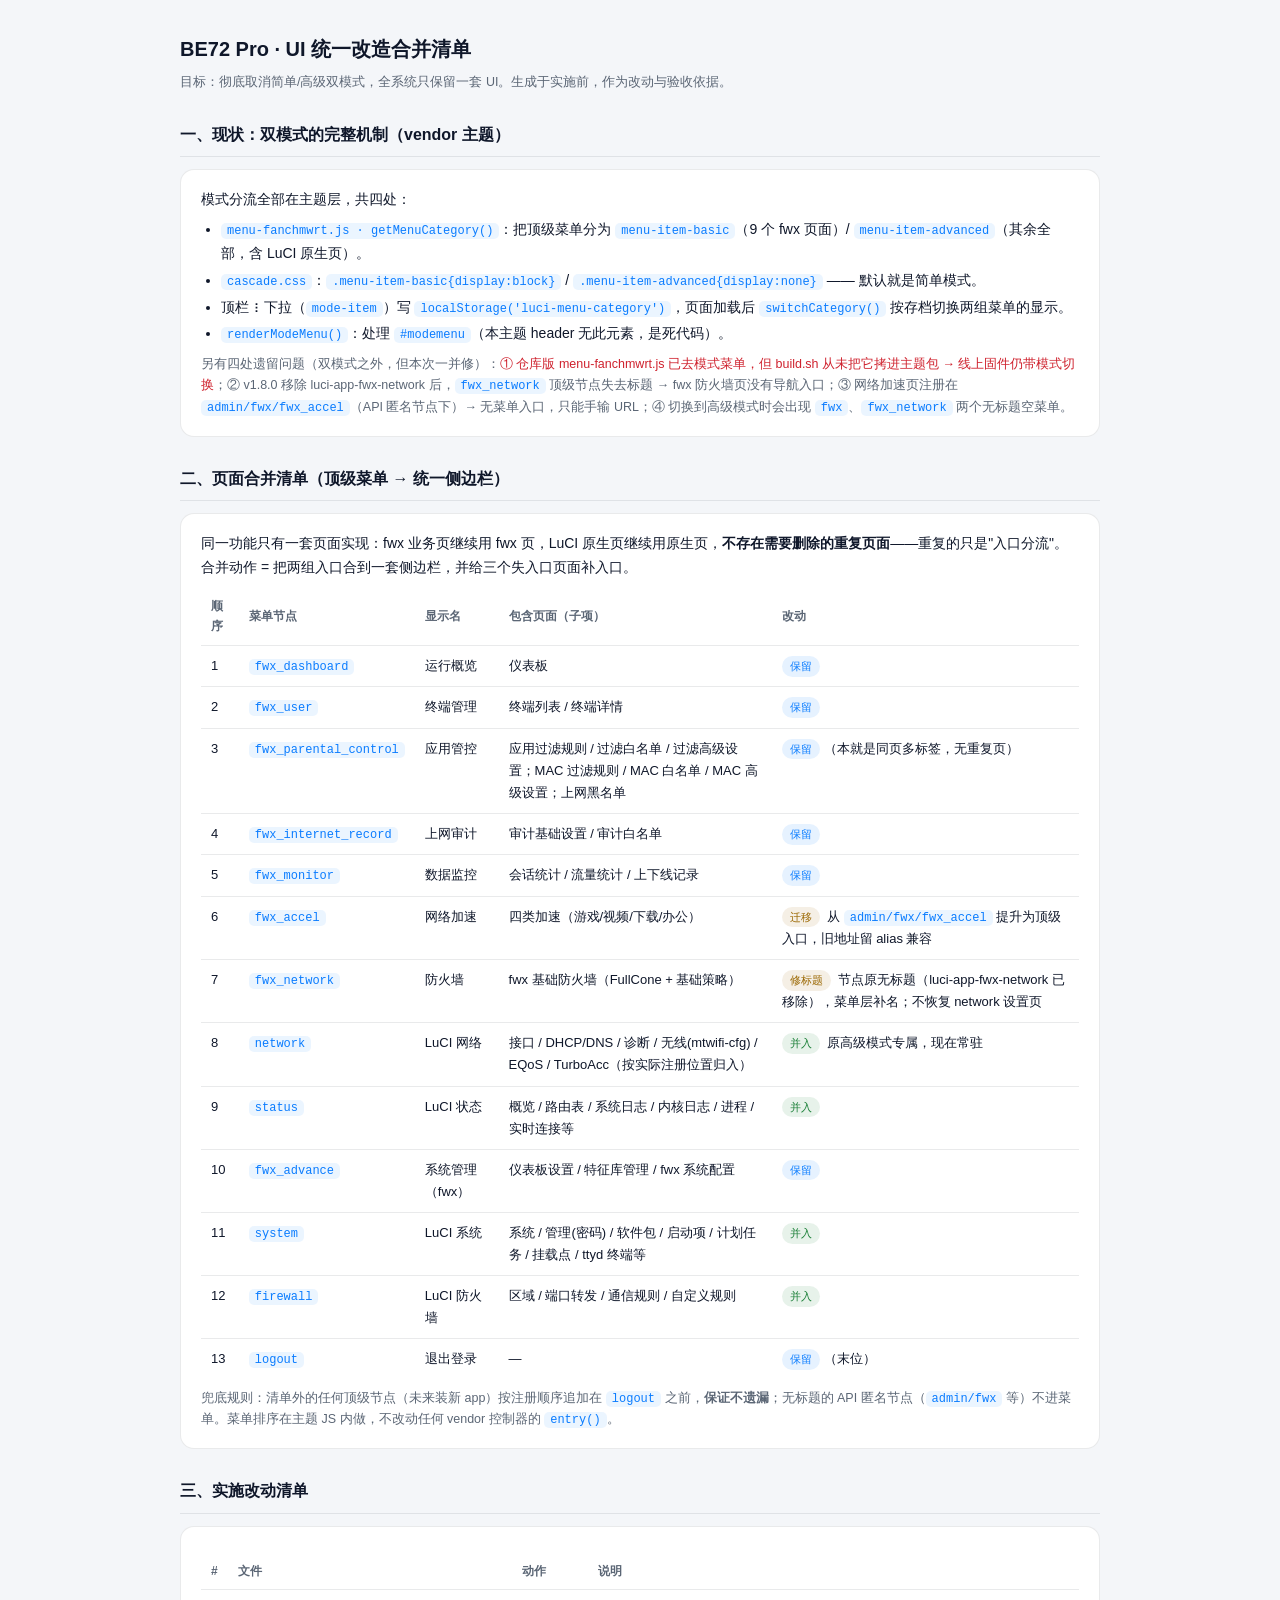
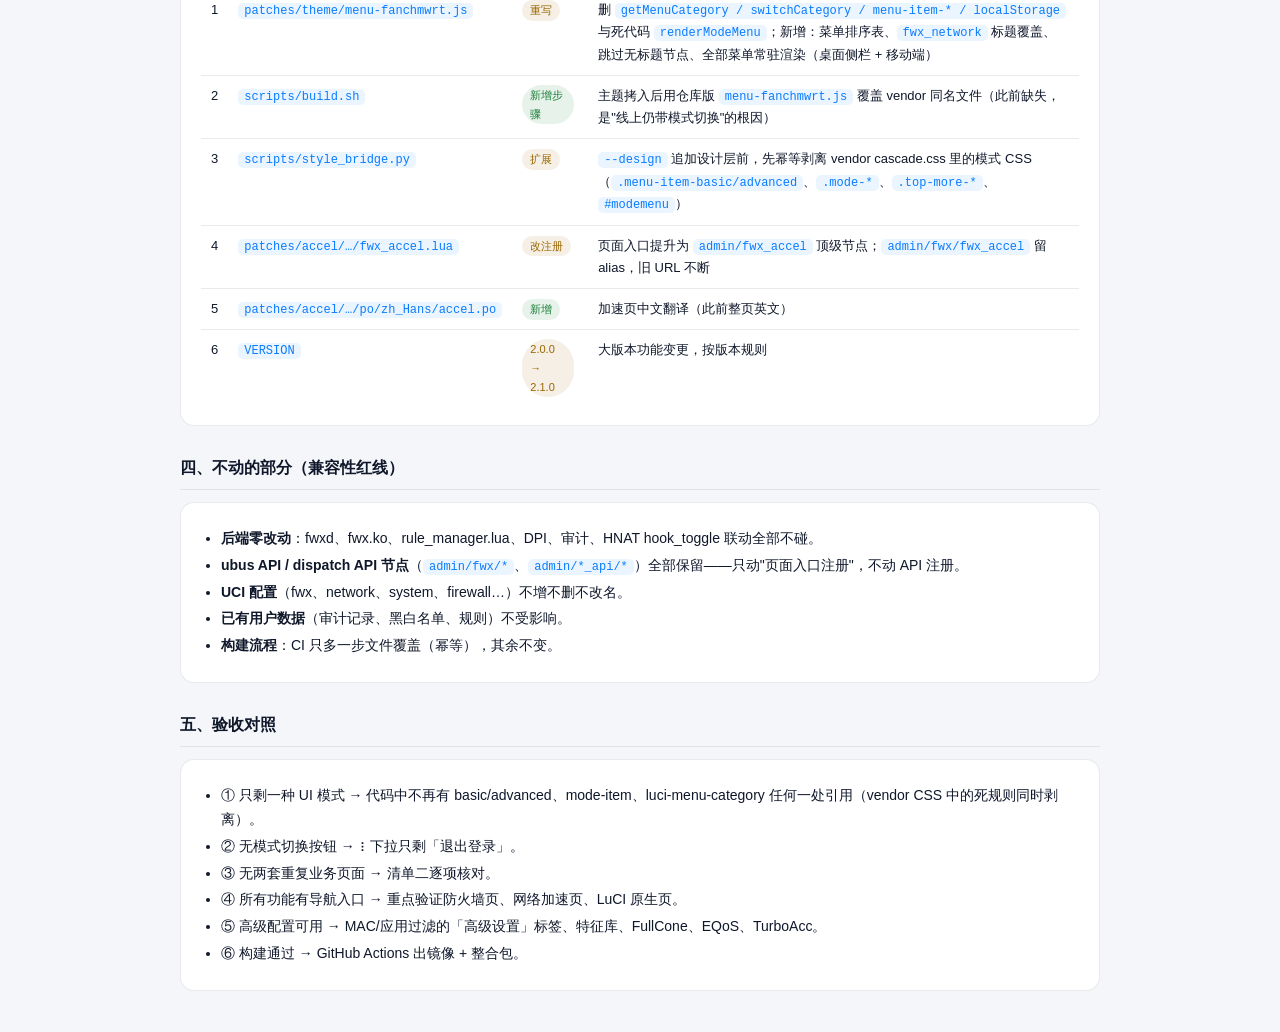
<file: docs/ui-unify-plan.html>
<!DOCTYPE html>
<html lang="zh-CN">
<head>
<meta charset="UTF-8">
<meta name="viewport" content="width=device-width, initial-scale=1.0">
<title>BE72 Pro · UI 统一改造合并清单</title>
<style>
:root{
  --bg:#f4f6f9; --panel:#fff; --line:rgba(15,23,42,.09); --text:#0f172a;
  --text2:#5b6675; --accent:#0a7cff; --ok:#1a7f37; --bad:#cf222e; --warn:#9a6700;
}
*{margin:0;padding:0;box-sizing:border-box}
body{font-family:-apple-system,BlinkMacSystemFont,"PingFang SC","Microsoft YaHei",sans-serif;
  background:var(--bg);color:var(--text);font-size:14px;line-height:1.7;padding:32px 20px}
.wrap{max-width:920px;margin:0 auto}
h1{font-size:20px;margin-bottom:6px}
.sub{color:var(--text2);font-size:12.5px;margin-bottom:24px}
h2{font-size:16px;margin:28px 0 12px;padding-bottom:8px;border-bottom:1px solid var(--line)}
h3{font-size:14px;margin:18px 0 8px}
.card{background:var(--panel);border:1px solid var(--line);border-radius:14px;padding:18px 20px;margin-bottom:14px}
code{font-family:ui-monospace,Menlo,monospace;font-size:12px;color:var(--accent);
  background:rgba(10,124,255,.08);padding:1px 6px;border-radius:5px}
table{width:100%;border-collapse:collapse;font-size:13px;margin-top:8px}
th{text-align:left;font-weight:600;color:var(--text2);padding:8px 10px;border-bottom:1px solid var(--line);font-size:12px}
td{padding:9px 10px;border-bottom:1px solid var(--line);vertical-align:top}
tr:last-child td{border-bottom:none}
.pill{display:inline-block;font-size:11px;padding:1px 8px;border-radius:99px;margin-right:4px}
.pill.add{background:rgba(26,127,55,.1);color:var(--ok)}
.pill.del{background:rgba(207,34,46,.1);color:var(--bad)}
.pill.mod{background:rgba(154,103,0,.1);color:var(--warn)}
.pill.keep{background:rgba(10,124,255,.1);color:var(--accent)}
ul{margin:6px 0 6px 20px}
li{margin:3px 0}
.note{font-size:12.5px;color:var(--text2);margin-top:8px}
.warn{color:var(--bad);font-weight:500}
</style>
</head>
<body>
<div class="wrap">
<h1>BE72 Pro · UI 统一改造合并清单</h1>
<div class="sub">目标：彻底取消简单/高级双模式，全系统只保留一套 UI。生成于实施前，作为改动与验收依据。</div>

<h2>一、现状：双模式的完整机制（vendor 主题）</h2>
<div class="card">
<p>模式分流全部在主题层，共四处：</p>
<ul>
<li><code>menu-fanchmwrt.js · getMenuCategory()</code>：把顶级菜单分为 <code>menu-item-basic</code>（9 个 fwx 页面）/ <code>menu-item-advanced</code>（其余全部，含 LuCI 原生页）。</li>
<li><code>cascade.css</code>：<code>.menu-item-basic{display:block}</code> / <code>.menu-item-advanced{display:none}</code> —— 默认就是简单模式。</li>
<li>顶栏 ⋮ 下拉（<code>mode-item</code>）写 <code>localStorage('luci-menu-category')</code>，页面加载后 <code>switchCategory()</code> 按存档切换两组菜单的显示。</li>
<li><code>renderModeMenu()</code>：处理 <code>#modemenu</code>（本主题 header 无此元素，是死代码）。</li>
</ul>
<p class="note">另有四处遗留问题（双模式之外，但本次一并修）：<span class="warn">① 仓库版 menu-fanchmwrt.js 已去模式菜单，但 build.sh 从未把它拷进主题包 → 线上固件仍带模式切换</span>；② v1.8.0 移除 luci-app-fwx-network 后，<code>fwx_network</code> 顶级节点失去标题 → fwx 防火墙页没有导航入口；③ 网络加速页注册在 <code>admin/fwx/fwx_accel</code>（API 匿名节点下）→ 无菜单入口，只能手输 URL；④ 切换到高级模式时会出现 <code>fwx</code>、<code>fwx_network</code> 两个无标题空菜单。</p>
</div>

<h2>二、页面合并清单（顶级菜单 → 统一侧边栏）</h2>
<div class="card">
<p>同一功能只有一套页面实现：fwx 业务页继续用 fwx 页，LuCI 原生页继续用原生页，<b>不存在需要删除的重复页面</b>——重复的只是"入口分流"。合并动作 = 把两组入口合到一套侧边栏，并给三个失入口页面补入口。</p>
<table>
<tr><th>顺序</th><th>菜单节点</th><th>显示名</th><th>包含页面（子项）</th><th>改动</th></tr>
<tr><td>1</td><td><code>fwx_dashboard</code></td><td>运行概览</td><td>仪表板</td><td><span class="pill keep">保留</span></td></tr>
<tr><td>2</td><td><code>fwx_user</code></td><td>终端管理</td><td>终端列表 / 终端详情</td><td><span class="pill keep">保留</span></td></tr>
<tr><td>3</td><td><code>fwx_parental_control</code></td><td>应用管控</td><td>应用过滤规则 / 过滤白名单 / 过滤高级设置；MAC 过滤规则 / MAC 白名单 / MAC 高级设置；上网黑名单</td><td><span class="pill keep">保留</span>（本就是同页多标签，无重复页）</td></tr>
<tr><td>4</td><td><code>fwx_internet_record</code></td><td>上网审计</td><td>审计基础设置 / 审计白名单</td><td><span class="pill keep">保留</span></td></tr>
<tr><td>5</td><td><code>fwx_monitor</code></td><td>数据监控</td><td>会话统计 / 流量统计 / 上下线记录</td><td><span class="pill keep">保留</span></td></tr>
<tr><td>6</td><td><code>fwx_accel</code></td><td>网络加速</td><td>四类加速（游戏/视频/下载/办公）</td><td><span class="pill mod">迁移</span> 从 <code>admin/fwx/fwx_accel</code> 提升为顶级入口，旧地址留 alias 兼容</td></tr>
<tr><td>7</td><td><code>fwx_network</code></td><td>防火墙</td><td>fwx 基础防火墙（FullCone + 基础策略）</td><td><span class="pill mod">修标题</span> 节点原无标题（luci-app-fwx-network 已移除），菜单层补名；不恢复 network 设置页</td></tr>
<tr><td>8</td><td><code>network</code></td><td>LuCI 网络</td><td>接口 / DHCP/DNS / 诊断 / 无线(mtwifi-cfg) / EQoS / TurboAcc（按实际注册位置归入）</td><td><span class="pill add">并入</span> 原高级模式专属，现在常驻</td></tr>
<tr><td>9</td><td><code>status</code></td><td>LuCI 状态</td><td>概览 / 路由表 / 系统日志 / 内核日志 / 进程 / 实时连接等</td><td><span class="pill add">并入</span></td></tr>
<tr><td>10</td><td><code>fwx_advance</code></td><td>系统管理（fwx）</td><td>仪表板设置 / 特征库管理 / fwx 系统配置</td><td><span class="pill keep">保留</span></td></tr>
<tr><td>11</td><td><code>system</code></td><td>LuCI 系统</td><td>系统 / 管理(密码) / 软件包 / 启动项 / 计划任务 / 挂载点 / ttyd 终端等</td><td><span class="pill add">并入</span></td></tr>
<tr><td>12</td><td><code>firewall</code></td><td>LuCI 防火墙</td><td>区域 / 端口转发 / 通信规则 / 自定义规则</td><td><span class="pill add">并入</span></td></tr>
<tr><td>13</td><td><code>logout</code></td><td>退出登录</td><td>—</td><td><span class="pill keep">保留</span>（末位）</td></tr>
</table>
<p class="note">兜底规则：清单外的任何顶级节点（未来装新 app）按注册顺序追加在 <code>logout</code> 之前，<b>保证不遗漏</b>；无标题的 API 匿名节点（<code>admin/fwx</code> 等）不进菜单。菜单排序在主题 JS 内做，不改动任何 vendor 控制器的 <code>entry()</code>。</p>
</div>

<h2>三、实施改动清单</h2>
<div class="card">
<table>
<tr><th>#</th><th>文件</th><th>动作</th><th>说明</th></tr>
<tr><td>1</td><td><code>patches/theme/menu-fanchmwrt.js</code></td><td><span class="pill mod">重写</span></td><td>删 <code>getMenuCategory / switchCategory / menu-item-* / localStorage</code> 与死代码 <code>renderModeMenu</code>；新增：菜单排序表、<code>fwx_network</code> 标题覆盖、跳过无标题节点、全部菜单常驻渲染（桌面侧栏 + 移动端）</td></tr>
<tr><td>2</td><td><code>scripts/build.sh</code></td><td><span class="pill add">新增步骤</span></td><td>主题拷入后用仓库版 <code>menu-fanchmwrt.js</code> 覆盖 vendor 同名文件（此前缺失，是"线上仍带模式切换"的根因）</td></tr>
<tr><td>3</td><td><code>scripts/style_bridge.py</code></td><td><span class="pill mod">扩展</span></td><td><code>--design</code> 追加设计层前，先幂等剥离 vendor cascade.css 里的模式 CSS（<code>.menu-item-basic/advanced</code>、<code>.mode-*</code>、<code>.top-more-*</code>、<code>#modemenu</code>）</td></tr>
<tr><td>4</td><td><code>patches/accel/…/fwx_accel.lua</code></td><td><span class="pill mod">改注册</span></td><td>页面入口提升为 <code>admin/fwx_accel</code> 顶级节点；<code>admin/fwx/fwx_accel</code> 留 alias，旧 URL 不断</td></tr>
<tr><td>5</td><td><code>patches/accel/…/po/zh_Hans/accel.po</code></td><td><span class="pill add">新增</span></td><td>加速页中文翻译（此前整页英文）</td></tr>
<tr><td>6</td><td><code>VERSION</code></td><td><span class="pill mod">2.0.0 → 2.1.0</span></td><td>大版本功能变更，按版本规则</td></tr>
</table>
</div>

<h2>四、不动的部分（兼容性红线）</h2>
<div class="card">
<ul>
<li><b>后端零改动</b>：fwxd、fwx.ko、rule_manager.lua、DPI、审计、HNAT hook_toggle 联动全部不碰。</li>
<li><b>ubus API / dispatch API 节点</b>（<code>admin/fwx/*</code>、<code>admin/*_api/*</code>）全部保留——只动"页面入口注册"，不动 API 注册。</li>
<li><b>UCI 配置</b>（fwx、network、system、firewall…）不增不删不改名。</li>
<li><b>已有用户数据</b>（审计记录、黑白名单、规则）不受影响。</li>
<li><b>构建流程</b>：CI 只多一步文件覆盖（幂等），其余不变。</li>
</ul>
</div>

<h2>五、验收对照</h2>
<div class="card">
<ul>
<li>① 只剩一种 UI 模式 → 代码中不再有 basic/advanced、mode-item、luci-menu-category 任何一处引用（vendor CSS 中的死规则同时剥离）。</li>
<li>② 无模式切换按钮 → ⋮ 下拉只剩「退出登录」。</li>
<li>③ 无两套重复业务页面 → 清单二逐项核对。</li>
<li>④ 所有功能有导航入口 → 重点验证防火墙页、网络加速页、LuCI 原生页。</li>
<li>⑤ 高级配置可用 → MAC/应用过滤的「高级设置」标签、特征库、FullCone、EQoS、TurboAcc。</li>
<li>⑥ 构建通过 → GitHub Actions 出镜像 + 整合包。</li>
</ul>
</div>
</div>
</body>
</html>
</file>
